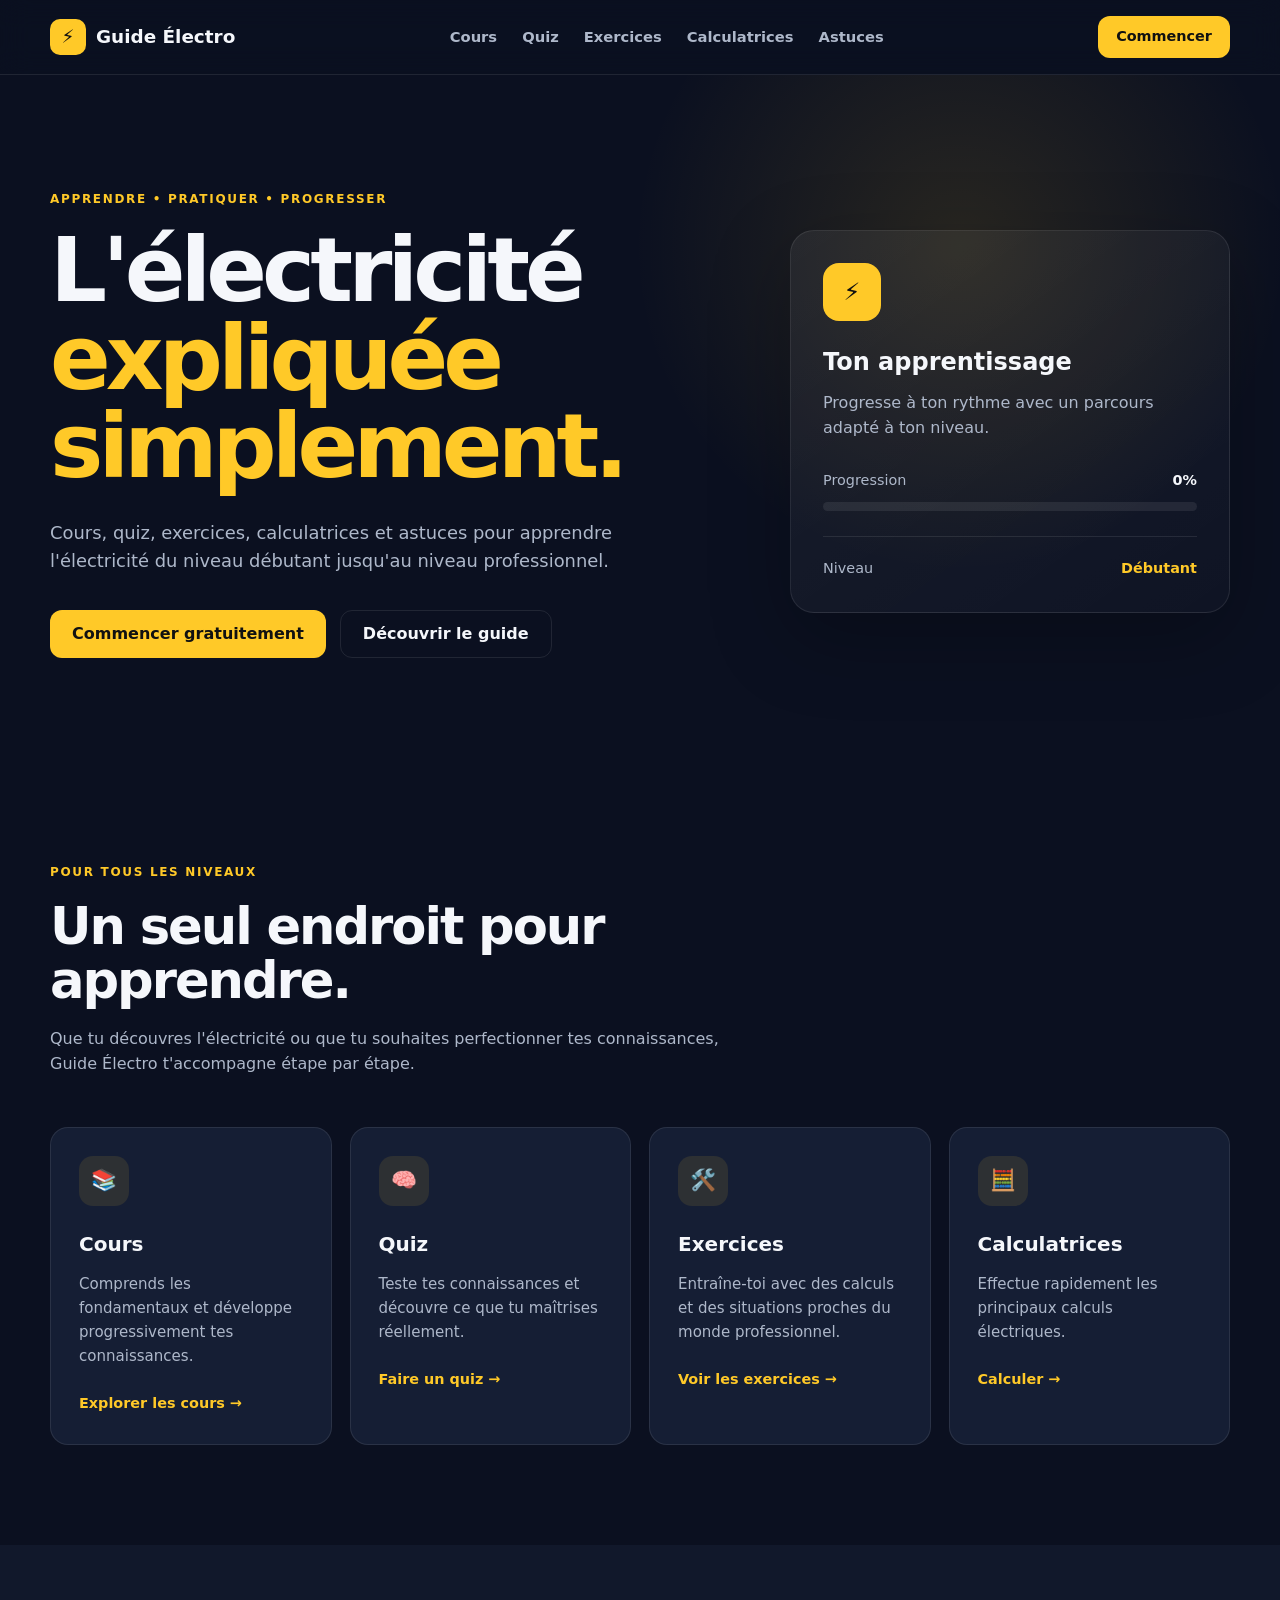
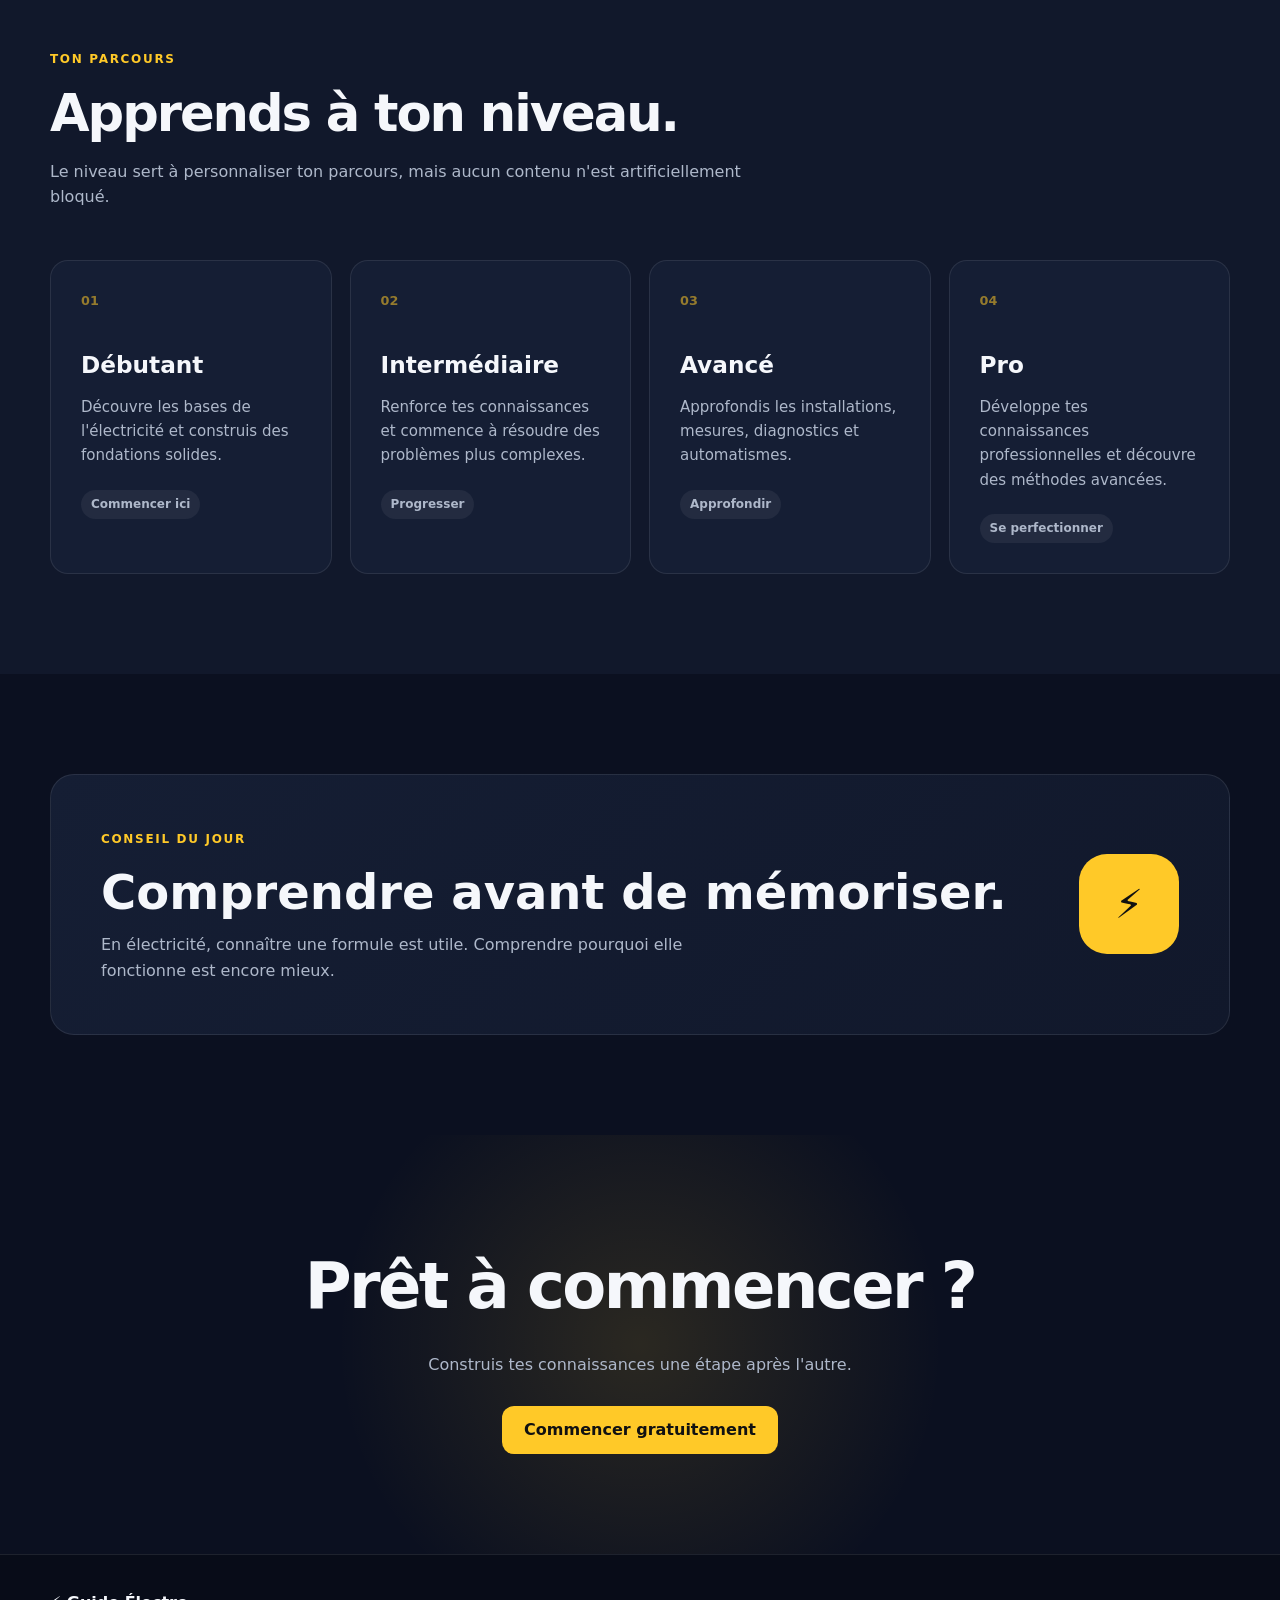
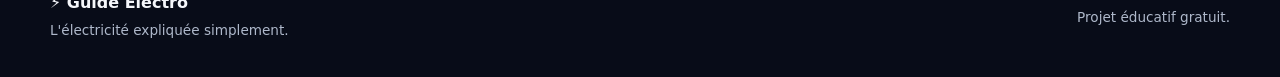
<file: index.html>
<!DOCTYPE html>
<html lang="fr">
<head>
    <meta charset="UTF-8">
    <meta name="viewport" content="width=device-width, initial-scale=1.0">

    <meta
        name="description"
        content="Guide Électro — Apprends, comprends, calcule et progresse dans l'électricité."
    >

    <title>Guide Électro — L'électricité expliquée simplement</title>

    <link rel="stylesheet" href="style.css">
</head>

<body>

    <header class="header">
        <div class="container nav">

            <a href="index.html" class="logo">
                <span class="logo-icon">⚡</span>
                <span>Guide Électro</span>
            </a>

            <nav class="menu">
                <a href="#cours">Cours</a>
                <a href="#quiz">Quiz</a>
                <a href="#exercices">Exercices</a>
                <a href="#calculatrices">Calculatrices</a>
                <a href="#astuces">Astuces</a>
            </nav>

            <a href="#commencer" class="button button-small">
                Commencer
            </a>

        </div>
    </header>


    <main>

        <!-- HERO -->

        <section class="hero">

            <div class="container hero-content">

                <div class="hero-text">

                    <span class="badge">
                        APPRENDRE • PRATIQUER • PROGRESSER
                    </span>

                    <h1>
                        L'électricité<br>
                        <span>expliquée simplement.</span>
                    </h1>

                    <p>
                        Cours, quiz, exercices, calculatrices et astuces
                        pour apprendre l'électricité du niveau débutant
                        jusqu'au niveau professionnel.
                    </p>

                    <div class="hero-buttons">
                        <a href="#cours" class="button">
                            Commencer gratuitement
                        </a>

                        <a href="#decouvrir" class="button button-secondary">
                            Découvrir le guide
                        </a>
                    </div>

                </div>


                <div class="hero-card">

                    <div class="electric-icon">⚡</div>

                    <h2>Ton apprentissage</h2>

                    <p>
                        Progresse à ton rythme avec un parcours adapté
                        à ton niveau.
                    </p>

                    <div class="progress">

                        <div class="progress-top">
                            <span>Progression</span>
                            <strong>0%</strong>
                        </div>

                        <div class="progress-bar">
                            <div class="progress-value"></div>
                        </div>

                    </div>

                    <div class="level">
                        <span>Niveau</span>
                        <strong>Débutant</strong>
                    </div>

                </div>

            </div>

        </section>


        <!-- INTRODUCTION -->

        <section id="decouvrir" class="section">

            <div class="container">

                <div class="section-title">

                    <span class="section-label">
                        POUR TOUS LES NIVEAUX
                    </span>

                    <h2>
                        Un seul endroit pour apprendre.
                    </h2>

                    <p>
                        Que tu découvres l'électricité ou que tu souhaites
                        perfectionner tes connaissances, Guide Électro
                        t'accompagne étape par étape.
                    </p>

                </div>


                <div class="features">

                    <article class="feature-card">

                        <div class="feature-icon">📚</div>

                        <h3>Cours</h3>

                        <p>
                            Comprends les fondamentaux et développe
                            progressivement tes connaissances.
                        </p>

                        <a href="#cours">Explorer les cours →</a>

                    </article>


                    <article class="feature-card">

                        <div class="feature-icon">🧠</div>

                        <h3>Quiz</h3>

                        <p>
                            Teste tes connaissances et découvre
                            ce que tu maîtrises réellement.
                        </p>

                        <a href="#quiz">Faire un quiz →</a>

                    </article>


                    <article class="feature-card">

                        <div class="feature-icon">🛠️</div>

                        <h3>Exercices</h3>

                        <p>
                            Entraîne-toi avec des calculs et des
                            situations proches du monde professionnel.
                        </p>

                        <a href="#exercices">Voir les exercices →</a>

                    </article>


                    <article class="feature-card">

                        <div class="feature-icon">🧮</div>

                        <h3>Calculatrices</h3>

                        <p>
                            Effectue rapidement les principaux
                            calculs électriques.
                        </p>

                        <a href="#calculatrices">Calculer →</a>

                    </article>

                </div>

            </div>

        </section>


        <!-- NIVEAUX -->

        <section id="cours" class="section section-alt">

            <div class="container">

                <div class="section-title">

                    <span class="section-label">
                        TON PARCOURS
                    </span>

                    <h2>
                        Apprends à ton niveau.
                    </h2>

                    <p>
                        Le niveau sert à personnaliser ton parcours,
                        mais aucun contenu n'est artificiellement bloqué.
                    </p>

                </div>


                <div class="levels">

                    <article class="level-card">

                        <span class="level-number">01</span>

                        <h3>Débutant</h3>

                        <p>
                            Découvre les bases de l'électricité
                            et construis des fondations solides.
                        </p>

                        <span class="level-tag">
                            Commencer ici
                        </span>

                    </article>


                    <article class="level-card">

                        <span class="level-number">02</span>

                        <h3>Intermédiaire</h3>

                        <p>
                            Renforce tes connaissances et commence
                            à résoudre des problèmes plus complexes.
                        </p>

                        <span class="level-tag">
                            Progresser
                        </span>

                    </article>


                    <article class="level-card">

                        <span class="level-number">03</span>

                        <h3>Avancé</h3>

                        <p>
                            Approfondis les installations, mesures,
                            diagnostics et automatismes.
                        </p>

                        <span class="level-tag">
                            Approfondir
                        </span>

                    </article>


                    <article class="level-card">

                        <span class="level-number">04</span>

                        <h3>Pro</h3>

                        <p>
                            Développe tes connaissances professionnelles
                            et découvre des méthodes avancées.
                        </p>

                        <span class="level-tag">
                            Se perfectionner
                        </span>

                    </article>

                </div>

            </div>

        </section>


        <!-- ASTUCES -->

        <section id="astuces" class="section">

            <div class="container tip-section">

                <div>

                    <span class="section-label">
                        CONSEIL DU JOUR
                    </span>

                    <h2>
                        Comprendre avant de mémoriser.
                    </h2>

                    <p>
                        En électricité, connaître une formule est utile.
                        Comprendre pourquoi elle fonctionne est encore mieux.
                    </p>

                </div>

                <div class="tip-symbol">
                    ⚡
                </div>

            </div>

        </section>


        <!-- CTA -->

        <section id="commencer" class="cta">

            <div class="container">

                <h2>
                    Prêt à commencer ?
                </h2>

                <p>
                    Construis tes connaissances une étape après l'autre.
                </p>

                <a href="#cours" class="button">
                    Commencer gratuitement
                </a>

            </div>

        </section>

    </main>


    <footer class="footer">

        <div class="container footer-content">

            <div>
                <strong>⚡ Guide Électro</strong>
                <p>
                    L'électricité expliquée simplement.
                </p>
            </div>

            <p>
                Projet éducatif gratuit.
            </p>

        </div>

    </footer>


    <script src="script.js"></script>

</body>
</html>
</file>
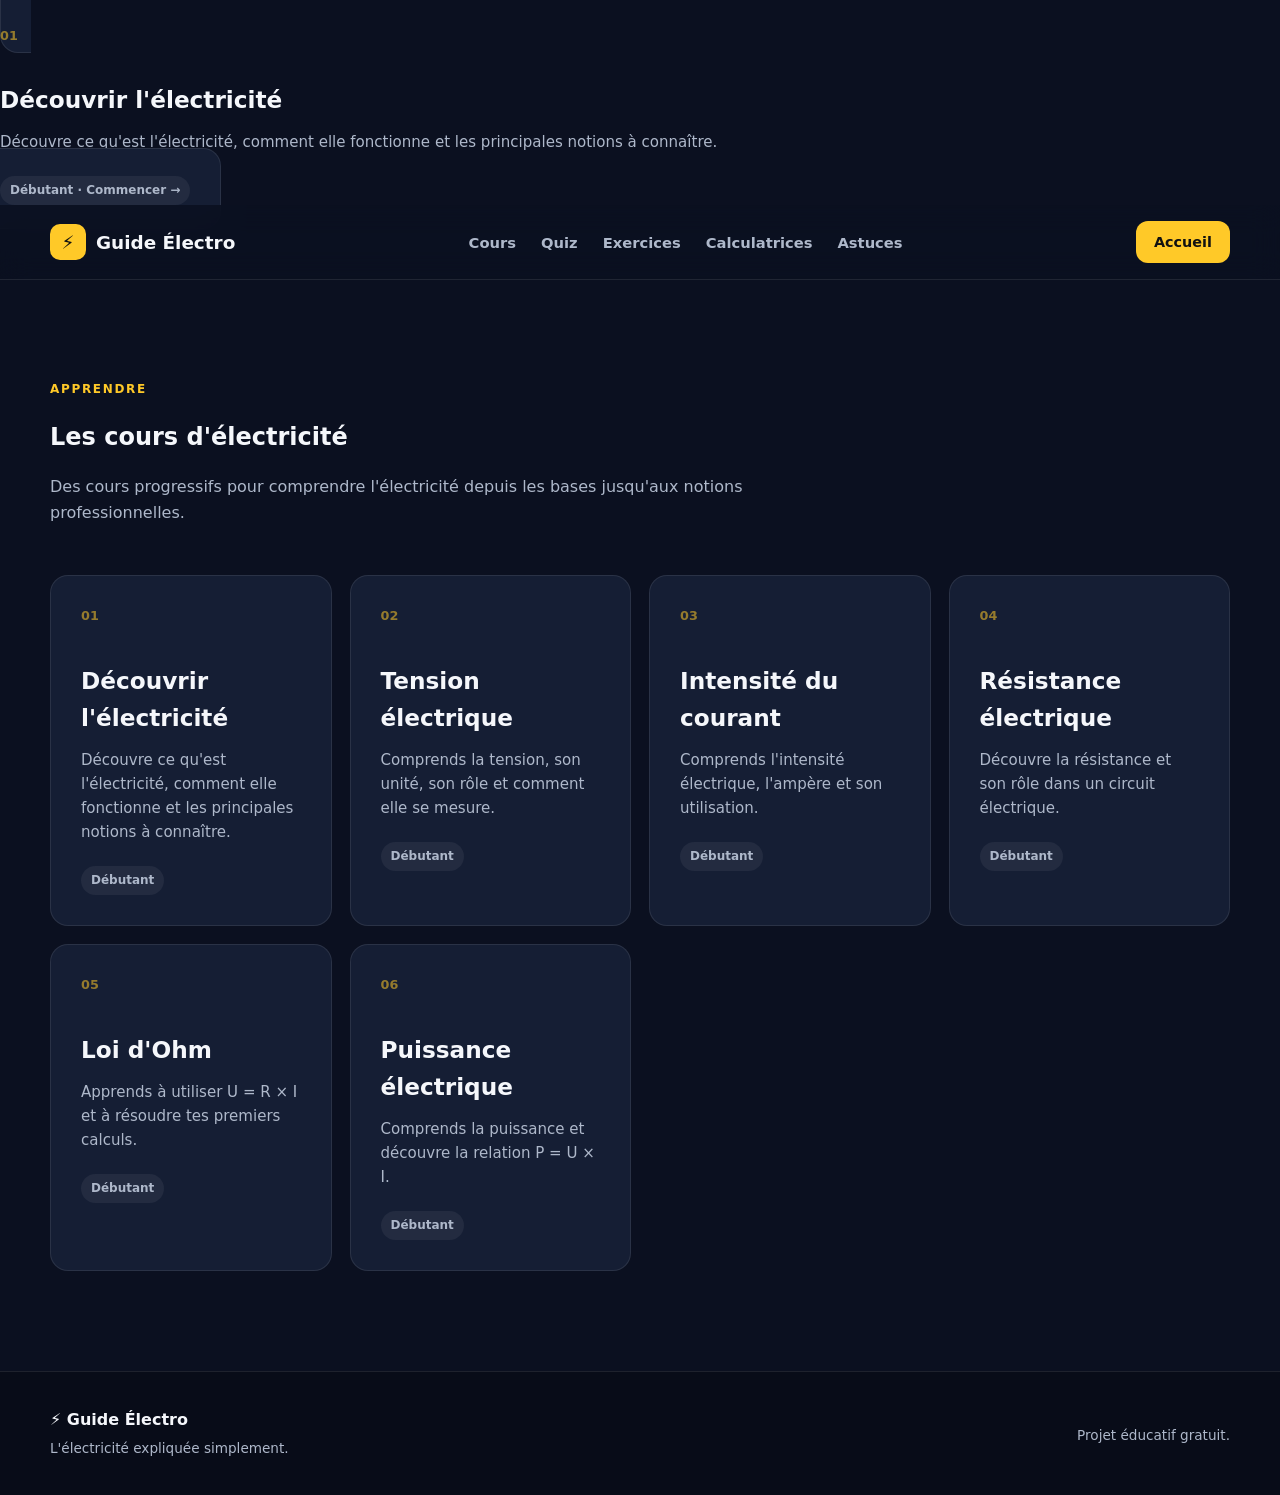
<file: pages /cours.html>
<a href="../courses/decouvrir-electricite.html" class="level-card course-link">

    <span class="level-number">
        01
    </span>

    <h3>
        Découvrir l'électricité
    </h3>

    <p>
        Découvre ce qu'est l'électricité,
        comment elle fonctionne et les
        principales notions à connaître.
    </p>

    <span class="level-tag">
        Débutant · Commencer →
    </span>

</a>
<html lang="fr">

<head>
    <meta charset="UTF-8">
    <meta
        name="viewport"
        content="width=device-width, initial-scale=1.0"
    >

    <meta
        name="description"
        content="Cours d'électricité gratuits — Guide Électro"
    >

    <title>Cours — Guide Électro</title>

    <link rel="stylesheet" href="../style.css">
</head>

<body>

    <header class="header">

        <div class="container nav">

            <a href="../index.html" class="logo">
                <span class="logo-icon">⚡</span>
                <span>Guide Électro</span>
            </a>

            <nav class="menu">

                <a href="cours.html">Cours</a>
                <a href="quiz.html">Quiz</a>
                <a href="exercices.html">Exercices</a>
                <a href="calculatrices.html">Calculatrices</a>
                <a href="astuces.html">Astuces</a>

            </nav>

            <a
                href="../index.html"
                class="button button-small"
            >
                Accueil
            </a>

        </div>

    </header>


    <main>

        <section class="section">

            <div class="container">

                <div class="section-title">

                    <span class="section-label">
                        APPRENDRE
                    </span>

                    <h1>
                        Les cours d'électricité
                    </h1>

                    <p>
                        Des cours progressifs pour comprendre
                        l'électricité depuis les bases jusqu'aux
                        notions professionnelles.
                    </p>

                </div>


                <div class="levels">

                    <article class="level-card">

                        <span class="level-number">
                            01
                        </span>

                        <h3>
                            Découvrir l'électricité
                        </h3>

                        <p>
                            Découvre ce qu'est l'électricité,
                            comment elle fonctionne et les
                            principales notions à connaître.
                        </p>

                        <span class="level-tag">
                            Débutant
                        </span>

                    </article>


                    <article class="level-card">

                        <span class="level-number">
                            02
                        </span>

                        <h3>
                            Tension électrique
                        </h3>

                        <p>
                            Comprends la tension, son unité,
                            son rôle et comment elle se mesure.
                        </p>

                        <span class="level-tag">
                            Débutant
                        </span>

                    </article>


                    <article class="level-card">

                        <span class="level-number">
                            03
                        </span>

                        <h3>
                            Intensité du courant
                        </h3>

                        <p>
                            Comprends l'intensité électrique,
                            l'ampère et son utilisation.
                        </p>

                        <span class="level-tag">
                            Débutant
                        </span>

                    </article>


                    <article class="level-card">

                        <span class="level-number">
                            04
                        </span>

                        <h3>
                            Résistance électrique
                        </h3>

                        <p>
                            Découvre la résistance et son rôle
                            dans un circuit électrique.
                        </p>

                        <span class="level-tag">
                            Débutant
                        </span>

                    </article>


                    <article class="level-card">

                        <span class="level-number">
                            05
                        </span>

                        <h3>
                            Loi d'Ohm
                        </h3>

                        <p>
                            Apprends à utiliser U = R × I
                            et à résoudre tes premiers calculs.
                        </p>

                        <span class="level-tag">
                            Débutant
                        </span>

                    </article>


                    <article class="level-card">

                        <span class="level-number">
                            06
                        </span>

                        <h3>
                            Puissance électrique
                        </h3>

                        <p>
                            Comprends la puissance et découvre
                            la relation P = U × I.
                        </p>

                        <span class="level-tag">
                            Débutant
                        </span>

                    </article>

                </div>

            </div>

        </section>

    </main>


    <footer class="footer">

        <div class="container footer-content">

            <div>

                <strong>
                    ⚡ Guide Électro
                </strong>

                <p>
                    L'électricité expliquée simplement.
                </p>

            </div>

            <p>
                Projet éducatif gratuit.
            </p>

        </div>

    </footer>

</body>

</html>
</file>
<file: style.css>
/* =========================================
   GUIDE ÉLECTRO — DESIGN V1
   ========================================= */

:root {
    --bg: #0b1020;
    --bg-soft: #11182b;
    --card: #151e34;
    --card-hover: #1a2640;
    --text: #f5f7fb;
    --muted: #aeb8ca;
    --accent: #ffc928;
    --accent-dark: #d9a800;
    --border: rgba(255, 255, 255, 0.09);
    --max-width: 1180px;
    --radius: 18px;
}

/* RESET */

* {
    margin: 0;
    padding: 0;
    box-sizing: border-box;
}

html {
    scroll-behavior: smooth;
}

body {
    font-family:
        Inter,
        system-ui,
        -apple-system,
        BlinkMacSystemFont,
        "Segoe UI",
        sans-serif;

    background: var(--bg);
    color: var(--text);
    line-height: 1.6;
}

a {
    color: inherit;
    text-decoration: none;
}

button,
a {
    -webkit-tap-highlight-color: transparent;
}

/* CONTAINER */

.container {
    width: min(100% - 40px, var(--max-width));
    margin-inline: auto;
}

/* HEADER */

.header {
    position: sticky;
    top: 0;
    z-index: 100;

    background: rgba(11, 16, 32, 0.88);
    backdrop-filter: blur(14px);

    border-bottom: 1px solid var(--border);
}

.nav {
    min-height: 74px;

    display: flex;
    align-items: center;
    justify-content: space-between;
    gap: 30px;
}

.logo {
    display: flex;
    align-items: center;
    gap: 10px;

    font-size: 1.15rem;
    font-weight: 800;
}

.logo-icon {
    width: 36px;
    height: 36px;

    display: grid;
    place-items: center;

    border-radius: 10px;

    background: var(--accent);
    color: #111;

    font-size: 1.15rem;
}

.menu {
    display: flex;
    align-items: center;
    gap: 25px;
}

.menu a {
    color: var(--muted);
    font-size: 0.92rem;
    font-weight: 600;

    transition:
        color 0.2s ease,
        transform 0.2s ease;
}

.menu a:hover {
    color: var(--text);
    transform: translateY(-1px);
}

/* BUTTONS */

.button {
    display: inline-flex;
    align-items: center;
    justify-content: center;

    min-height: 48px;
    padding: 0 22px;

    border-radius: 12px;

    background: var(--accent);
    color: #111;

    font-weight: 800;

    transition:
        transform 0.2s ease,
        background 0.2s ease,
        box-shadow 0.2s ease;
}

.button:hover {
    background: #ffd84d;

    transform: translateY(-2px);

    box-shadow: 0 10px 30px rgba(255, 201, 40, 0.18);
}

.button-small {
    min-height: 42px;
    padding-inline: 18px;
    font-size: 0.9rem;
}

.button-secondary {
    background: transparent;
    color: var(--text);

    border: 1px solid var(--border);
}

.button-secondary:hover {
    background: var(--card);
}

/* HERO */

.hero {
    position: relative;
    overflow: hidden;

    padding: 110px 0 100px;

    background:
        radial-gradient(
            circle at 75% 25%,
            rgba(255, 201, 40, 0.12),
            transparent 30%
        );
}

.hero-content {
    display: grid;
    grid-template-columns: 1.2fr 0.8fr;
    align-items: center;
    gap: 80px;
}

.badge,
.section-label {
    display: inline-block;

    margin-bottom: 18px;

    color: var(--accent);

    font-size: 0.75rem;
    font-weight: 900;
    letter-spacing: 0.14em;
}

.hero h1 {
    max-width: 720px;

    font-size: clamp(3rem, 7vw, 5.8rem);
    line-height: 0.98;
    letter-spacing: -0.055em;
}

.hero h1 span {
    color: var(--accent);
}

.hero-text > p {
    max-width: 650px;

    margin-top: 28px;

    color: var(--muted);

    font-size: 1.12rem;
}

.hero-buttons {
    display: flex;
    flex-wrap: wrap;
    gap: 14px;

    margin-top: 34px;
}

/* HERO CARD */

.hero-card {
    padding: 32px;

    border: 1px solid var(--border);
    border-radius: 24px;

    background:
        linear-gradient(
            145deg,
            rgba(255, 255, 255, 0.06),
            rgba(255, 255, 255, 0.02)
        );

    box-shadow: 0 25px 80px rgba(0, 0, 0, 0.25);
}

.electric-icon {
    width: 58px;
    height: 58px;

    display: grid;
    place-items: center;

    margin-bottom: 22px;

    border-radius: 16px;

    background: var(--accent);
    color: #111;

    font-size: 1.5rem;
}

.hero-card h2 {
    font-size: 1.5rem;
}

.hero-card p {
    margin-top: 8px;
    color: var(--muted);
}

.progress {
    margin-top: 28px;
}

.progress-top,
.level {
    display: flex;
    align-items: center;
    justify-content: space-between;

    font-size: 0.9rem;
}

.progress-top {
    color: var(--muted);
}

.progress-top strong {
    color: var(--text);
}

.progress-bar {
    height: 9px;

    margin-top: 10px;

    overflow: hidden;

    border-radius: 99px;

    background: rgba(255, 255, 255, 0.08);
}

.progress-value {
    width: 0%;
    height: 100%;

    border-radius: inherit;

    background: var(--accent);
}

.level {
    margin-top: 25px;

    padding-top: 20px;

    border-top: 1px solid var(--border);
}

.level span {
    color: var(--muted);
}

.level strong {
    color: var(--accent);
}

/* SECTIONS */

.section {
    padding: 100px 0;
}

.section-alt {
    background: var(--bg-soft);
}

.section-title {
    max-width: 700px;

    margin-bottom: 50px;
}

.section-title h2 {
    font-size: clamp(2rem, 4vw, 3.4rem);
    line-height: 1.05;
    letter-spacing: -0.04em;
}

.section-title p {
    margin-top: 18px;

    color: var(--muted);
}

/* FEATURES */

.features {
    display: grid;

    grid-template-columns:
        repeat(4, 1fr);

    gap: 18px;
}

.feature-card {
    padding: 28px;

    border: 1px solid var(--border);
    border-radius: var(--radius);

    background: var(--card);

    transition:
        transform 0.25s ease,
        background 0.25s ease,
        border-color 0.25s ease;
}

.feature-card:hover {
    transform: translateY(-6px);

    background: var(--card-hover);

    border-color:
        rgba(255, 201, 40, 0.25);
}

.feature-icon {
    width: 50px;
    height: 50px;

    display: grid;
    place-items: center;

    margin-bottom: 22px;

    border-radius: 14px;

    background:
        rgba(255, 201, 40, 0.1);

    font-size: 1.3rem;
}

.feature-card h3 {
    font-size: 1.25rem;
}

.feature-card p {
    margin: 12px 0 22px;

    color: var(--muted);
    font-size: 0.94rem;
}

.feature-card a {
    color: var(--accent);

    font-size: 0.9rem;
    font-weight: 800;
}

/* LEVELS */

.levels {
    display: grid;

    grid-template-columns:
        repeat(4, 1fr);

    gap: 18px;
}

.level-card {
    position: relative;

    padding: 30px;

    min-height: 260px;

    border: 1px solid var(--border);
    border-radius: var(--radius);

    background: var(--card);

    overflow: hidden;
}

.level-number {
    display: block;

    margin-bottom: 35px;

    color: rgba(255, 201, 40, 0.55);

    font-size: 0.8rem;
    font-weight: 900;
}

.level-card h3 {
    font-size: 1.45rem;
}

.level-card p {
    margin-top: 12px;

    color: var(--muted);

    font-size: 0.94rem;
}

.level-tag {
    display: inline-block;

    margin-top: 22px;

    padding: 5px 10px;

    border-radius: 99px;

    background: rgba(255, 255, 255, 0.06);

    color: var(--muted);

    font-size: 0.75rem;
    font-weight: 700;
}

/* TIP */

.tip-section {
    display: flex;
    align-items: center;
    justify-content: space-between;

    padding: 50px;

    border: 1px solid var(--border);
    border-radius: 24px;

    background:
        linear-gradient(
            135deg,
            var(--card),
            var(--bg-soft)
        );
}

.tip-section h2 {
    font-size: clamp(2rem, 4vw, 3rem);
    line-height: 1.05;
}

.tip-section p {
    max-width: 650px;

    margin-top: 15px;

    color: var(--muted);
}

.tip-symbol {
    min-width: 100px;
    height: 100px;

    display: grid;
    place-items: center;

    border-radius: 28px;

    background: var(--accent);
    color: #111;

    font-size: 2.5rem;
}

/* CTA */

.cta {
    padding: 100px 20px;

    text-align: center;

    background:
        radial-gradient(
            circle at center,
            rgba(255, 201, 40, 0.13),
            transparent 45%
        );
}

.cta h2 {
    font-size: clamp(2.4rem, 5vw, 4rem);
    letter-spacing: -0.04em;
}

.cta p {
    margin: 15px 0 28px;

    color: var(--muted);
}

/* FOOTER */

.footer {
    border-top: 1px solid var(--border);

    padding: 35px 0;

    background: #080c18;
}

.footer-content {
    display: flex;
    justify-content: space-between;
    align-items: center;
    gap: 30px;
}

.footer strong {
    font-size: 1rem;
}

.footer p {
    margin-top: 5px;

    color: var(--muted);

    font-size: 0.85rem;
}

/* RESPONSIVE */

@media (max-width: 1000px) {

    .hero-content {
        grid-template-columns: 1fr;
        gap: 50px;
    }

    .features,
    .levels {
        grid-template-columns:
            repeat(2, 1fr);
    }

    .menu {
        display: none;
    }
}

@media (max-width: 650px) {

    .container {
        width: min(100% - 28px, var(--max-width));
    }

    .nav {
        min-height: 66px;
    }

    .hero {
        padding: 75px 0;
    }

    .hero h1 {
        font-size: clamp(2.8rem, 15vw, 4.2rem);
    }

    .hero-text > p {
        font-size: 1rem;
    }

    .hero-buttons {
        flex-direction: column;
    }

    .hero-buttons .button {
        width: 100%;
    }

    .section {
        padding: 75px 0;
    }

    .features,
    .levels {
        grid-template-columns: 1fr;
    }

    .tip-section {
        flex-direction: column;
        align-items: flex-start;
        gap: 30px;

        padding: 30px;
    }

    .tip-symbol {
        min-width: 75px;
        width: 75px;
        height: 75px;

        border-radius: 20px;
    }

    .footer-content {
        flex-direction: column;
        align-items: flex-start;
    }

    .button-small {
        display: none;
    }
}
</file>
